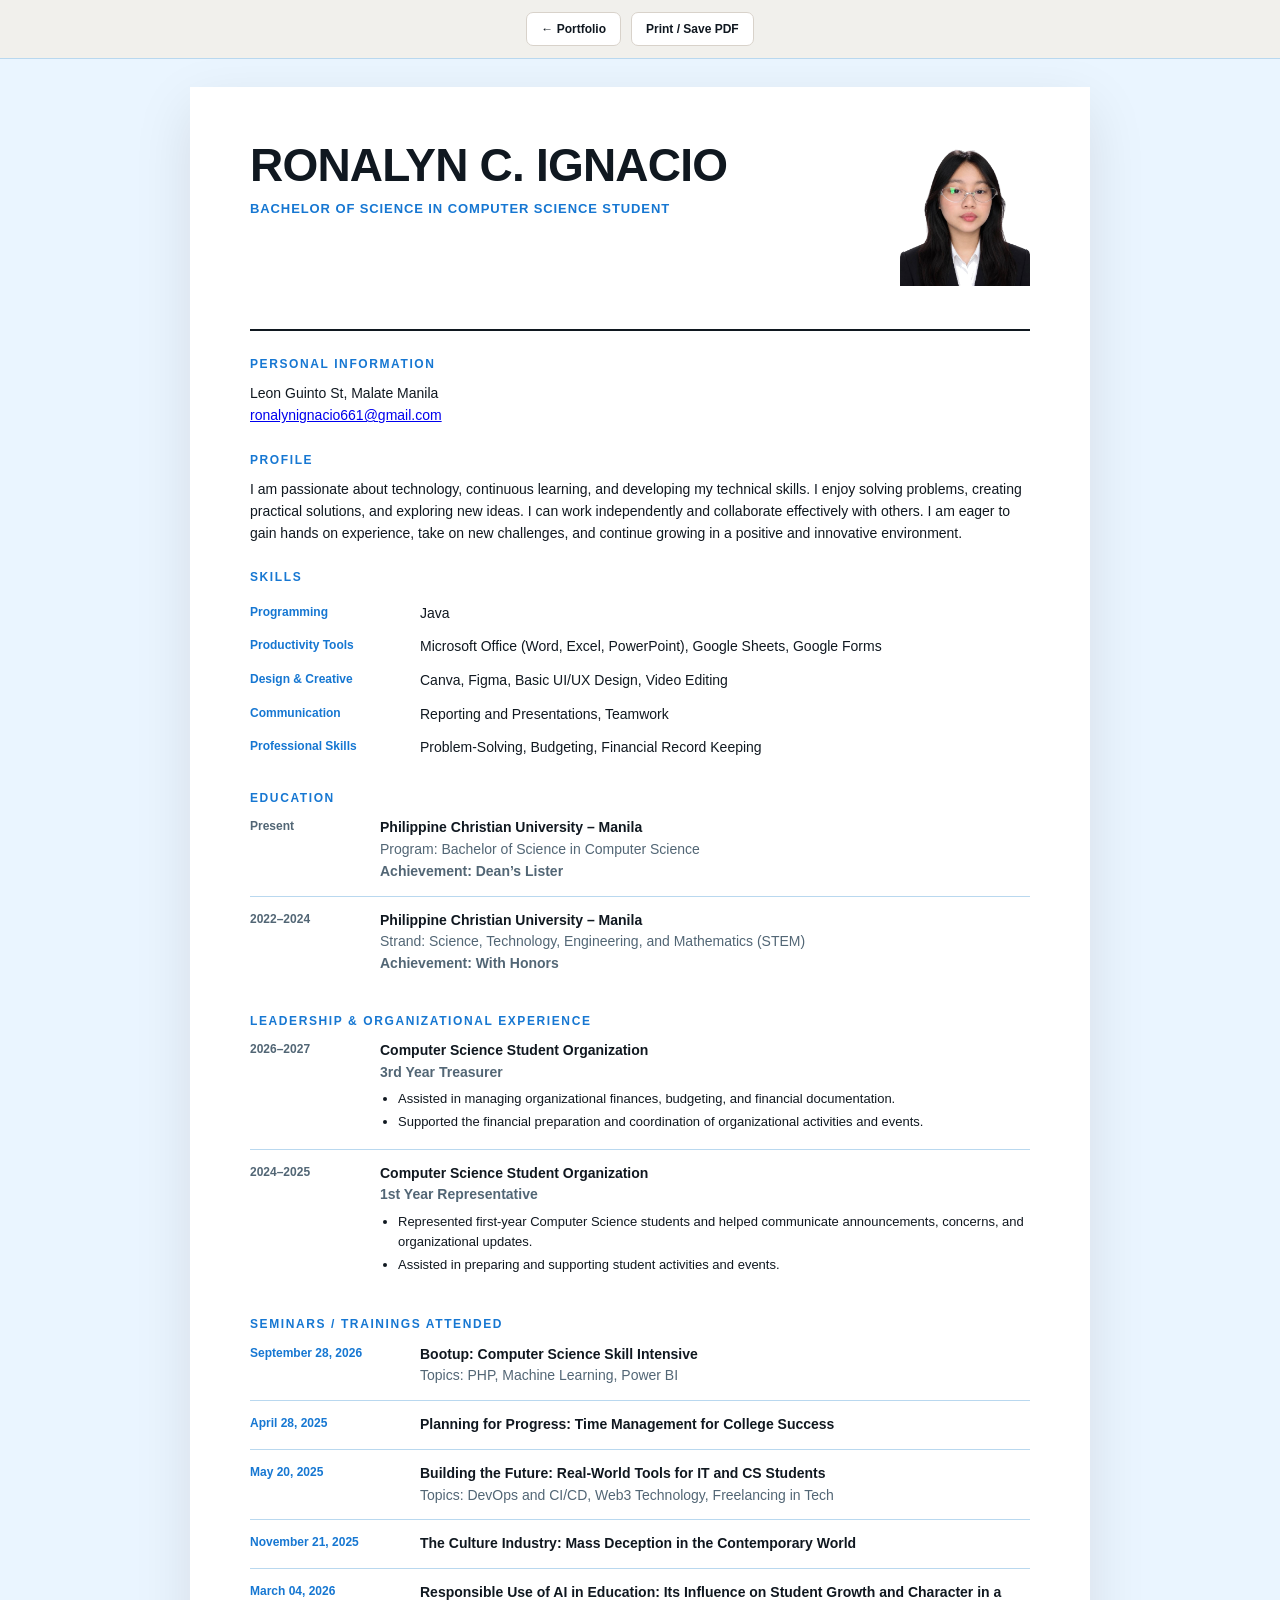
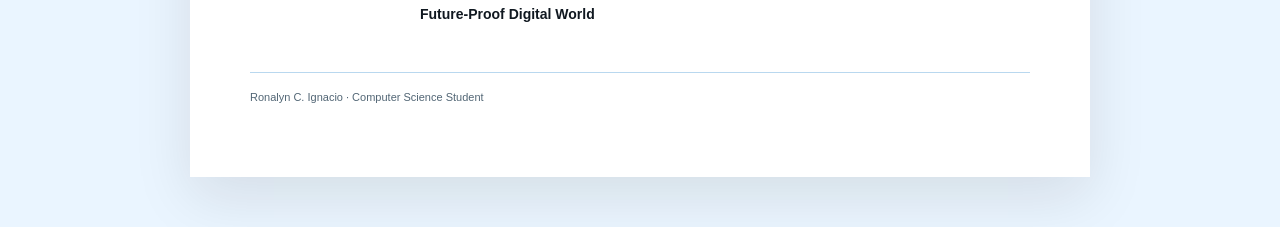
<file: cv/index.html>
<!DOCTYPE html>
<html lang="en">
<head>
    <meta charset="UTF-8">
    <meta name="viewport" content="width=device-width, initial-scale=1.0">
    <meta name="description" content="CV of Ronalyn C. Ignacio, Bachelor of Science in Computer Science student.">
    <title>Ronalyn C. Ignacio | CV</title>
    <style>
        :root {
            --ink: #101820;
            --muted: #526675;
            --accent: #1677d2;
            --accent-light: #67c7ff;
            --line: #b9d8ef;
            --paper: #ffffff;
            --page: #eaf5ff;
        }
        * { box-sizing: border-box; }
        html { scroll-behavior: smooth; }
        body {
            margin: 0;
            background: var(--page);
            color: var(--ink);
            font-family: Inter, Arial, sans-serif;
            line-height: 1.55;
        }
        .toolbar {
            position: sticky;
            top: 0;
            z-index: 10;
            display: flex;
            justify-content: center;
            gap: 10px;
            padding: 12px;
            background: rgba(241,239,235,.92);
            backdrop-filter: blur(10px);
            border-bottom: 1px solid var(--line);
        }
        .toolbar button, .toolbar a {
            border: 1px solid #d8d2ca;
            border-radius: 7px;
            padding: 9px 14px;
            background: var(--paper);
            color: var(--ink);
            text-decoration: none;
            font: 600 12px Inter, Arial, sans-serif;
            cursor: pointer;
        }
        .toolbar button:hover, .toolbar a:hover { border-color: var(--accent); }
        .cv-page {
            width: min(100% - 32px, 900px);
            margin: 28px auto 50px;
            background: var(--paper);
            box-shadow: 0 20px 55px rgba(25,20,15,.10);
        }
        .cv-inner { padding: 54px 60px 60px; }
        .cv-header {
            display: grid;
            grid-template-columns: 1fr 130px;
            gap: 30px;
            align-items: start;
            padding-bottom: 28px;
            border-bottom: 2px solid var(--ink);
        }
        .name {
            margin: 0;
            font: 700 clamp(30px, 5vw, 46px)/1.05 Arial, sans-serif;
            letter-spacing: -.8px;
        }
        .title {
            margin: 10px 0 18px;
            color: var(--accent);
            font-size: 13px;
            font-weight: 700;
            letter-spacing: .9px;
            text-transform: uppercase;
        }
        .contact-line { margin: 5px 0; color: var(--muted); font-size: 13px; }
        .contact-line a { color: inherit; }
        .cv-photo {
            width: 130px;
            height: 160px;
            border-radius: 10px;
            object-fit: contain;
            object-position: center top;
            background: transparent;
        }
        .cv-section { padding-top: 26px; }
        .cv-section h2 {
            margin: 0 0 12px;
            font: 700 12px/1.2 Arial, sans-serif;
            letter-spacing: 1.6px;
            text-transform: uppercase;
            color: var(--accent);
        }
        .cv-section p { margin: 0; font-size: 14px; }
        .cv-list { margin: 0; padding-left: 19px; }
        .cv-list li { margin: 5px 0; font-size: 14px; }
        .education-item, .seminar-item {
            display: grid;
            grid-template-columns: 110px 1fr;
            gap: 20px;
            padding: 13px 0;
            border-top: 1px solid var(--line);
        }
        .education-item:first-of-type, .seminar-item:first-of-type { border-top: 0; padding-top: 0; }
        .period { font-size: 12px; font-weight: 700; color: var(--muted); }
        .item-title { margin: 0; font-size: 14px; font-weight: 700; }
        .item-detail { margin: 3px 0 0; color: var(--muted); font-size: 13px; }
        .seminar-item { grid-template-columns: 150px 1fr; }
        .seminar-item .period { color: var(--accent); }
        .item-bullets { margin: 6px 0 0; padding-left: 18px; }
        .item-bullets li { margin: 3px 0; font-size: 13px; }
        .skill-row { display: grid; grid-template-columns: 150px 1fr; gap: 20px; padding: 6px 0; }
        .skill-row .period { color: var(--accent); }
        .skill-values { font-weight: 400; }
        .cv-footer { margin-top: 34px; padding-top: 16px; border-top: 1px solid var(--line); color: var(--muted); font-size: 11px; }
        @media (max-width: 620px) {
            .cv-inner { padding: 34px 24px 40px; }
            .cv-header { grid-template-columns: 1fr; }
            .cv-photo { width: 105px; height: 130px; order: -1; }
            .education-item, .seminar-item, .skill-row { grid-template-columns: 1fr; gap: 4px; }
            .cv-page { width: min(100% - 18px, 900px); margin-top: 10px; }
        }
        @media print {
            body { background: #fff; }
            .toolbar { display: none; }
            .cv-page { width: 100%; margin: 0; box-shadow: none; }
            .cv-inner { padding: 24px 30px 30px; }
            .cv-section { break-inside: avoid; }
            .cv-section-split { break-inside: auto; }
            .education-item, .seminar-item { break-inside: avoid; }
            body { line-height: 1.38; }
            .cv-inner { padding: 4px 14px 4px; }
            .cv-header { padding-bottom: 8px; gap: 20px; }
            .cv-photo { width: 88px; height: 108px; }
            .title { margin: 6px 0 0; }
            .cv-section { padding-top: 7px; }
            .cv-section h2 { margin-bottom: 7px; }
            .cv-section p, .cv-list li { font-size: 12.5px; }
            .education-item, .seminar-item { padding: 4px 0; gap: 14px; }
            .seminar-item { grid-template-columns: 140px 1fr; }
            .item-title { font-size: 12.5px; }
            .item-detail { font-size: 11.5px; margin-top: 1px; }
            .period { font-size: 11px; }
            .item-bullets { margin-top: 3px; }
            .item-bullets li { font-size: 11.5px; margin: 1px 0; }
            .skill-row { padding: 2px 0; grid-template-columns: 140px 1fr; gap: 14px; }
            .cv-footer { margin-top: 6px; padding-top: 5px; }
            @page { size: 8.5in 11in; margin: 7mm; }
        }
    </style>
</head>
<body>
    <div class="toolbar" aria-label="CV actions">
        <a href="../index.html">← Portfolio</a>
        <button type="button" id="printCv">Print / Save PDF</button>
    </div>

    <main class="cv-page">
        <div class="cv-inner">
            <header class="cv-header">
                <div>
                    <h1 class="name">RONALYN C. IGNACIO</h1>
                    <p class="title">Bachelor of Science in Computer Science Student</p>
                </div>
                <img id="cvPhoto" class="cv-photo" src="profile-cutout-removebg-preview.png" alt="Portrait of Ronalyn C. Ignacio">
            </header>

            <section class="cv-section">
                <h2>Personal Information</h2>
                <p>Leon Guinto St, Malate Manila</p>
                <p><a href="mailto:ronalynignacio661@gmail.com">ronalynignacio661@gmail.com</a></p>
            </section>

            <section class="cv-section">
                <h2>Profile</h2>
                <p>I am passionate about technology, continuous learning, and developing my technical skills. I enjoy solving problems, creating practical solutions, and exploring new ideas. I can work independently and collaborate effectively with others. I am eager to gain hands on experience, take on new challenges, and continue growing in a positive and innovative environment.</p>
            </section>

            <section class="cv-section">
                <h2>Skills</h2>
                <div class="skill-row"><div class="period">Programming</div><p class="item-title skill-values">Java</p></div>
                <div class="skill-row"><div class="period">Productivity Tools</div><p class="item-title skill-values">Microsoft Office (Word, Excel, PowerPoint), Google Sheets, Google Forms</p></div>
                <div class="skill-row"><div class="period">Design &amp; Creative</div><p class="item-title skill-values">Canva, Figma, Basic UI/UX Design, Video Editing</p></div>
                <div class="skill-row"><div class="period">Communication</div><p class="item-title skill-values">Reporting and Presentations, Teamwork</p></div>
                <div class="skill-row"><div class="period">Professional Skills</div><p class="item-title skill-values">Problem-Solving, Budgeting, Financial Record Keeping</p></div>
            </section>

            <section class="cv-section">
                <h2>Education</h2>
                <div class="education-item">
                    <div class="period">Present</div>
                    <div><p class="item-title">Philippine Christian University – Manila</p><p class="item-detail">Program: Bachelor of Science in Computer Science</p><p class="item-detail"><strong>Achievement: Dean’s Lister</strong></p></div>
                </div>
                <div class="education-item">
                    <div class="period">2022–2024</div>
                    <div><p class="item-title">Philippine Christian University – Manila</p><p class="item-detail">Strand: Science, Technology, Engineering, and Mathematics (STEM)</p><p class="item-detail"><strong>Achievement: With Honors</strong></p></div>
                </div>
            </section>

            <section class="cv-section cv-section-split">
                <h2>Leadership &amp; Organizational Experience</h2>
                <div class="education-item">
                    <div class="period">2026–2027</div>
                    <div>
                        <p class="item-title">Computer Science Student Organization</p>
                        <p class="item-detail"><strong>3rd Year Treasurer</strong></p>
                        <ul class="item-bullets">
                            <li>Assisted in managing organizational finances, budgeting, and financial documentation.</li>
                            <li>Supported the financial preparation and coordination of organizational activities and events.</li>
                        </ul>
                    </div>
                </div>
                <div class="education-item">
                    <div class="period">2024–2025</div>
                    <div>
                        <p class="item-title">Computer Science Student Organization</p>
                        <p class="item-detail"><strong>1st Year Representative</strong></p>
                        <ul class="item-bullets">
                            <li>Represented first-year Computer Science students and helped communicate announcements, concerns, and organizational updates.</li>
                            <li>Assisted in preparing and supporting student activities and events.</li>
                        </ul>
                    </div>
                </div>
            </section>

            <section class="cv-section">
                <h2>Seminars / Trainings Attended</h2>
                <div class="seminar-item">
                    <div class="period">September 28, 2026</div>
                    <div><p class="item-title">Bootup: Computer Science Skill Intensive</p><p class="item-detail">Topics: PHP, Machine Learning, Power BI</p></div>
                </div>
                <div class="seminar-item">
                    <div class="period">April 28, 2025</div>
                    <div><p class="item-title">Planning for Progress: Time Management for College Success</p></div>
                </div>
                <div class="seminar-item">
                    <div class="period">May 20, 2025</div>
                    <div><p class="item-title">Building the Future: Real-World Tools for IT and CS Students</p><p class="item-detail">Topics: DevOps and CI/CD, Web3 Technology, Freelancing in Tech</p></div>
                </div>
                <div class="seminar-item">
                    <div class="period">November 21, 2025</div>
                    <div><p class="item-title">The Culture Industry: Mass Deception in the Contemporary World</p></div>
                </div>
                <div class="seminar-item">
                    <div class="period">March 04, 2026</div>
                    <div><p class="item-title">Responsible Use of AI in Education: Its Influence on Student Growth and Character in a Future-Proof Digital World</p></div>
                </div>
            </section>

            <p class="cv-footer">Ronalyn C. Ignacio · Computer Science Student</p>
        </div>
    </main>

    <script>
        (function () {
            const printBtn = document.getElementById("printCv");
            if (printBtn) printBtn.addEventListener("click", function () { window.print(); });
        })();
    </script>
</body>
</html>
</file>
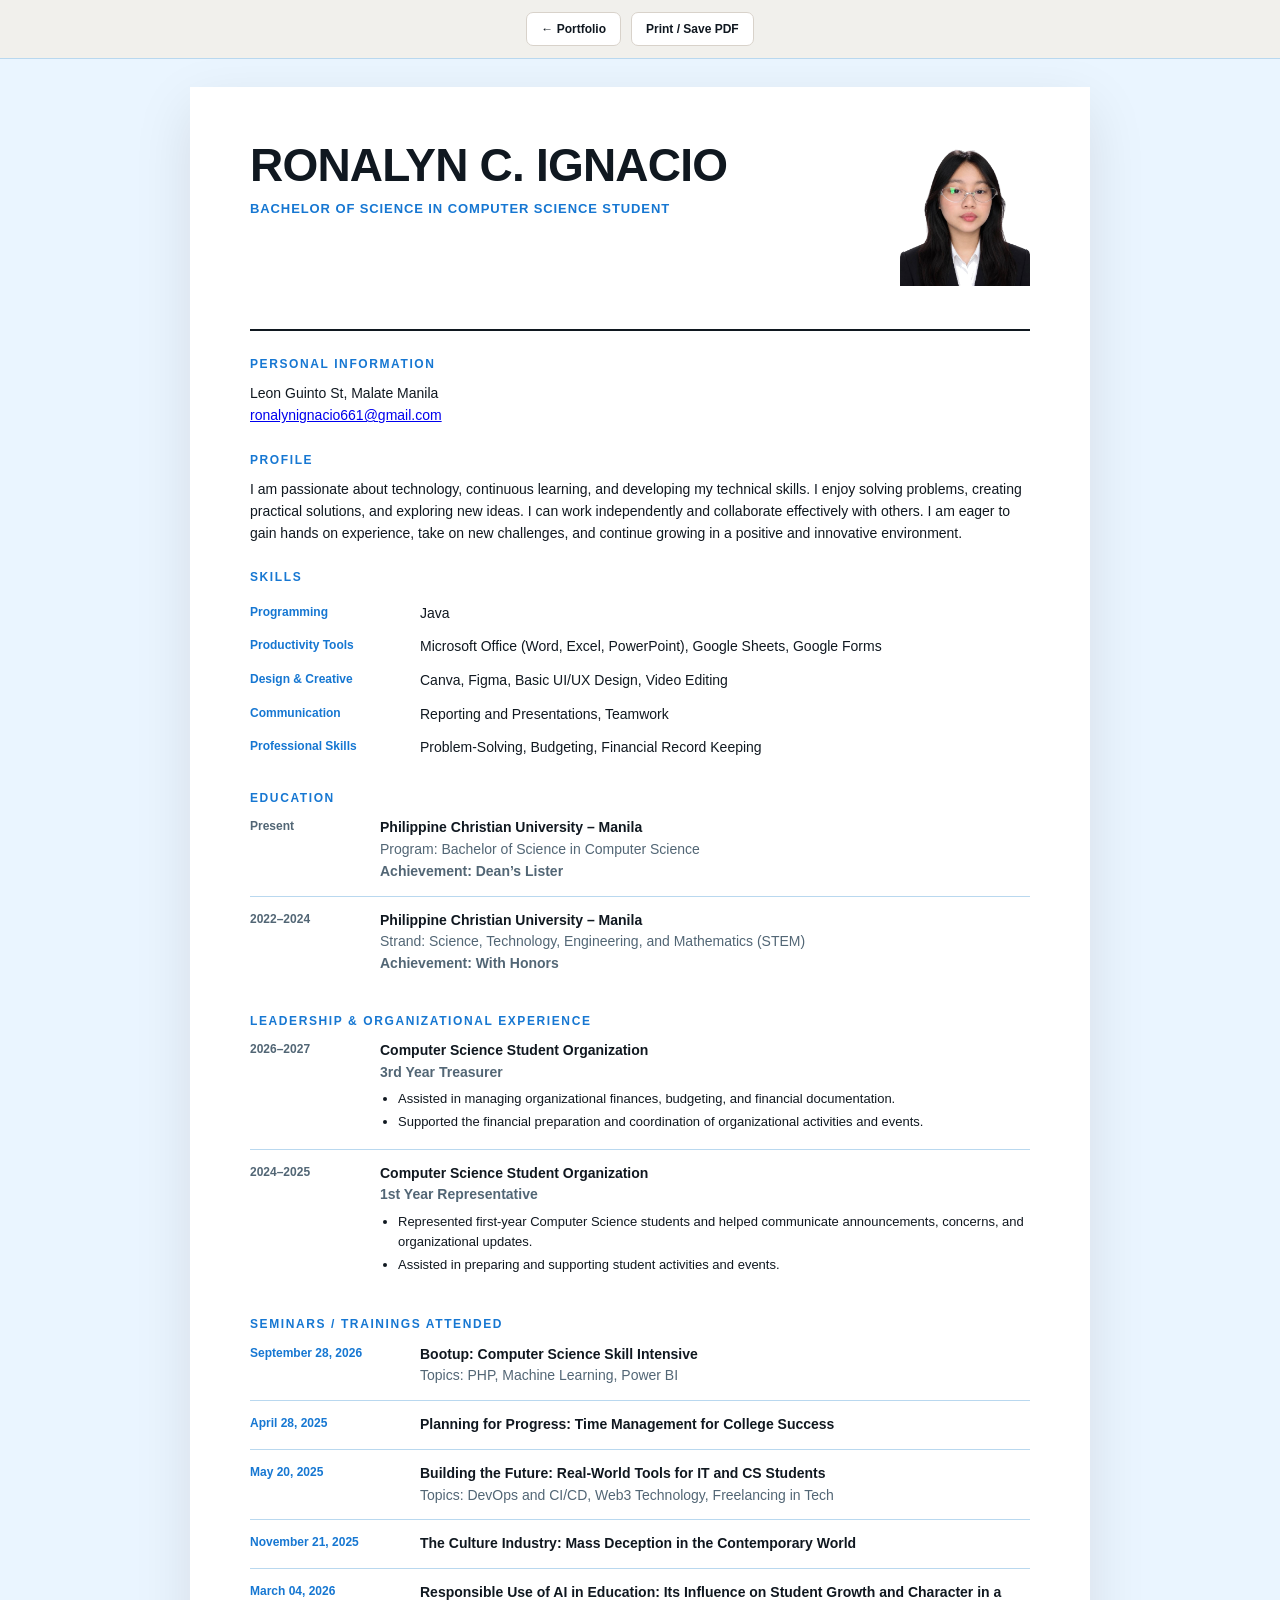
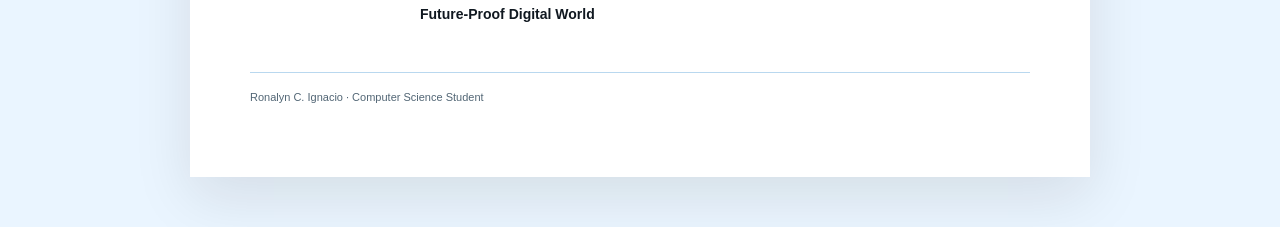
<file: cv.index.html>
<!DOCTYPE html>
<html lang="en">
<head>
    <meta charset="UTF-8">
    <meta name="viewport" content="width=device-width, initial-scale=1.0">
    <meta name="description" content="CV of Ronalyn C. Ignacio, Bachelor of Science in Computer Science student.">
    <title>Ronalyn C. Ignacio | CV</title>
    <style>
        :root {
            --ink: #101820;
            --muted: #526675;
            --accent: #1677d2;
            --accent-light: #67c7ff;
            --line: #b9d8ef;
            --paper: #ffffff;
            --page: #eaf5ff;
        }
        * { box-sizing: border-box; }
        html { scroll-behavior: smooth; }
        body {
            margin: 0;
            background: var(--page);
            color: var(--ink);
            font-family: Inter, Arial, sans-serif;
            line-height: 1.55;
        }
        .toolbar {
            position: sticky;
            top: 0;
            z-index: 10;
            display: flex;
            justify-content: center;
            gap: 10px;
            padding: 12px;
            background: rgba(241,239,235,.92);
            backdrop-filter: blur(10px);
            border-bottom: 1px solid var(--line);
        }
        .toolbar button, .toolbar a {
            border: 1px solid #d8d2ca;
            border-radius: 7px;
            padding: 9px 14px;
            background: var(--paper);
            color: var(--ink);
            text-decoration: none;
            font: 600 12px Inter, Arial, sans-serif;
            cursor: pointer;
        }
        .toolbar button:hover, .toolbar a:hover { border-color: var(--accent); }
        .cv-page {
            width: min(100% - 32px, 900px);
            margin: 28px auto 50px;
            background: var(--paper);
            box-shadow: 0 20px 55px rgba(25,20,15,.10);
        }
        .cv-inner { padding: 54px 60px 60px; }
        .cv-header {
            display: grid;
            grid-template-columns: 1fr 130px;
            gap: 30px;
            align-items: start;
            padding-bottom: 28px;
            border-bottom: 2px solid var(--ink);
        }
        .name {
            margin: 0;
            font: 700 clamp(30px, 5vw, 46px)/1.05 Arial, sans-serif;
            letter-spacing: -.8px;
        }
        .title {
            margin: 10px 0 18px;
            color: var(--accent);
            font-size: 13px;
            font-weight: 700;
            letter-spacing: .9px;
            text-transform: uppercase;
        }
        .contact-line { margin: 5px 0; color: var(--muted); font-size: 13px; }
        .contact-line a { color: inherit; }
        .cv-photo {
            width: 130px;
            height: 160px;
            border-radius: 10px;
            object-fit: contain;
            object-position: center top;
            background: transparent;
        }
        .cv-section { padding-top: 26px; }
        .cv-section h2 {
            margin: 0 0 12px;
            font: 700 12px/1.2 Arial, sans-serif;
            letter-spacing: 1.6px;
            text-transform: uppercase;
            color: var(--accent);
        }
        .cv-section p { margin: 0; font-size: 14px; }
        .cv-list { margin: 0; padding-left: 19px; }
        .cv-list li { margin: 5px 0; font-size: 14px; }
        .education-item, .seminar-item {
            display: grid;
            grid-template-columns: 110px 1fr;
            gap: 20px;
            padding: 13px 0;
            border-top: 1px solid var(--line);
        }
        .education-item:first-of-type, .seminar-item:first-of-type { border-top: 0; padding-top: 0; }
        .period { font-size: 12px; font-weight: 700; color: var(--muted); }
        .item-title { margin: 0; font-size: 14px; font-weight: 700; }
        .item-detail { margin: 3px 0 0; color: var(--muted); font-size: 13px; }
        .seminar-item { grid-template-columns: 150px 1fr; }
        .seminar-item .period { color: var(--accent); }
        .item-bullets { margin: 6px 0 0; padding-left: 18px; }
        .item-bullets li { margin: 3px 0; font-size: 13px; }
        .skill-row { display: grid; grid-template-columns: 150px 1fr; gap: 20px; padding: 6px 0; }
        .skill-row .period { color: var(--accent); }
        .skill-values { font-weight: 400; }
        .cv-footer { margin-top: 34px; padding-top: 16px; border-top: 1px solid var(--line); color: var(--muted); font-size: 11px; }
        @media (max-width: 620px) {
            .cv-inner { padding: 34px 24px 40px; }
            .cv-header { grid-template-columns: 1fr; }
            .cv-photo { width: 105px; height: 130px; order: -1; }
            .education-item, .seminar-item, .skill-row { grid-template-columns: 1fr; gap: 4px; }
            .cv-page { width: min(100% - 18px, 900px); margin-top: 10px; }
        }
        @media print {
            body { background: #fff; }
            .toolbar { display: none; }
            .cv-page { width: 100%; margin: 0; box-shadow: none; }
            .cv-inner { padding: 24px 30px 30px; }
            .cv-section { break-inside: avoid; }
            .cv-section-split { break-inside: auto; }
            .education-item, .seminar-item { break-inside: avoid; }
            body { line-height: 1.38; }
            .cv-inner { padding: 4px 14px 4px; }
            .cv-header { padding-bottom: 8px; gap: 20px; }
            .cv-photo { width: 88px; height: 108px; }
            .title { margin: 6px 0 0; }
            .cv-section { padding-top: 7px; }
            .cv-section h2 { margin-bottom: 7px; }
            .cv-section p, .cv-list li { font-size: 12.5px; }
            .education-item, .seminar-item { padding: 4px 0; gap: 14px; }
            .seminar-item { grid-template-columns: 140px 1fr; }
            .item-title { font-size: 12.5px; }
            .item-detail { font-size: 11.5px; margin-top: 1px; }
            .period { font-size: 11px; }
            .item-bullets { margin-top: 3px; }
            .item-bullets li { font-size: 11.5px; margin: 1px 0; }
            .skill-row { padding: 2px 0; grid-template-columns: 140px 1fr; gap: 14px; }
            .cv-footer { margin-top: 6px; padding-top: 5px; }
            @page { size: 8.5in 11in; margin: 7mm; }
        }
    </style>
</head>
<body>
    <div class="toolbar" aria-label="CV actions">
        <a href="../index.html">← Portfolio</a>
        <button type="button" id="printCv">Print / Save PDF</button>
    </div>

    <main class="cv-page">
        <div class="cv-inner">
            <header class="cv-header">
                <div>
                    <h1 class="name">RONALYN C. IGNACIO</h1>
                    <p class="title">Bachelor of Science in Computer Science Student</p>
                </div>
                <img id="cvPhoto" class="cv-photo" src="rona pic cv.png" alt="Portrait of Ronalyn C. Ignacio">
            </header>

            <section class="cv-section">
                <h2>Personal Information</h2>
                <p>Leon Guinto St, Malate Manila</p>
                <p><a href="mailto:ronalynignacio661@gmail.com">ronalynignacio661@gmail.com</a></p>
            </section>

            <section class="cv-section">
                <h2>Profile</h2>
                <p>I am passionate about technology, continuous learning, and developing my technical skills. I enjoy solving problems, creating practical solutions, and exploring new ideas. I can work independently and collaborate effectively with others. I am eager to gain hands on experience, take on new challenges, and continue growing in a positive and innovative environment.</p>
            </section>

            <section class="cv-section">
                <h2>Skills</h2>
                <div class="skill-row"><div class="period">Programming</div><p class="item-title skill-values">Java</p></div>
                <div class="skill-row"><div class="period">Productivity Tools</div><p class="item-title skill-values">Microsoft Office (Word, Excel, PowerPoint), Google Sheets, Google Forms</p></div>
                <div class="skill-row"><div class="period">Design &amp; Creative</div><p class="item-title skill-values">Canva, Figma, Basic UI/UX Design, Video Editing</p></div>
                <div class="skill-row"><div class="period">Communication</div><p class="item-title skill-values">Reporting and Presentations, Teamwork</p></div>
                <div class="skill-row"><div class="period">Professional Skills</div><p class="item-title skill-values">Problem-Solving, Budgeting, Financial Record Keeping</p></div>
            </section>

            <section class="cv-section">
                <h2>Education</h2>
                <div class="education-item">
                    <div class="period">Present</div>
                    <div><p class="item-title">Philippine Christian University – Manila</p><p class="item-detail">Program: Bachelor of Science in Computer Science</p><p class="item-detail"><strong>Achievement: Dean’s Lister</strong></p></div>
                </div>
                <div class="education-item">
                    <div class="period">2022–2024</div>
                    <div><p class="item-title">Philippine Christian University – Manila</p><p class="item-detail">Strand: Science, Technology, Engineering, and Mathematics (STEM)</p><p class="item-detail"><strong>Achievement: With Honors</strong></p></div>
                </div>
            </section>

            <section class="cv-section cv-section-split">
                <h2>Leadership &amp; Organizational Experience</h2>
                <div class="education-item">
                    <div class="period">2026–2027</div>
                    <div>
                        <p class="item-title">Computer Science Student Organization</p>
                        <p class="item-detail"><strong>3rd Year Treasurer</strong></p>
                        <ul class="item-bullets">
                            <li>Assisted in managing organizational finances, budgeting, and financial documentation.</li>
                            <li>Supported the financial preparation and coordination of organizational activities and events.</li>
                        </ul>
                    </div>
                </div>
                <div class="education-item">
                    <div class="period">2024–2025</div>
                    <div>
                        <p class="item-title">Computer Science Student Organization</p>
                        <p class="item-detail"><strong>1st Year Representative</strong></p>
                        <ul class="item-bullets">
                            <li>Represented first-year Computer Science students and helped communicate announcements, concerns, and organizational updates.</li>
                            <li>Assisted in preparing and supporting student activities and events.</li>
                        </ul>
                    </div>
                </div>
            </section>

            <section class="cv-section">
                <h2>Seminars / Trainings Attended</h2>
                <div class="seminar-item">
                    <div class="period">September 28, 2026</div>
                    <div><p class="item-title">Bootup: Computer Science Skill Intensive</p><p class="item-detail">Topics: PHP, Machine Learning, Power BI</p></div>
                </div>
                <div class="seminar-item">
                    <div class="period">April 28, 2025</div>
                    <div><p class="item-title">Planning for Progress: Time Management for College Success</p></div>
                </div>
                <div class="seminar-item">
                    <div class="period">May 20, 2025</div>
                    <div><p class="item-title">Building the Future: Real-World Tools for IT and CS Students</p><p class="item-detail">Topics: DevOps and CI/CD, Web3 Technology, Freelancing in Tech</p></div>
                </div>
                <div class="seminar-item">
                    <div class="period">November 21, 2025</div>
                    <div><p class="item-title">The Culture Industry: Mass Deception in the Contemporary World</p></div>
                </div>
                <div class="seminar-item">
                    <div class="period">March 04, 2026</div>
                    <div><p class="item-title">Responsible Use of AI in Education: Its Influence on Student Growth and Character in a Future-Proof Digital World</p></div>
                </div>
            </section>

            <p class="cv-footer">Ronalyn C. Ignacio · Computer Science Student</p>
        </div>
    </main>

    <script>
        (function () {
            const printBtn = document.getElementById("printCv");
            if (printBtn) printBtn.addEventListener("click", function () { window.print(); });
        })();
    </script>
</body>
</html>
</file>
